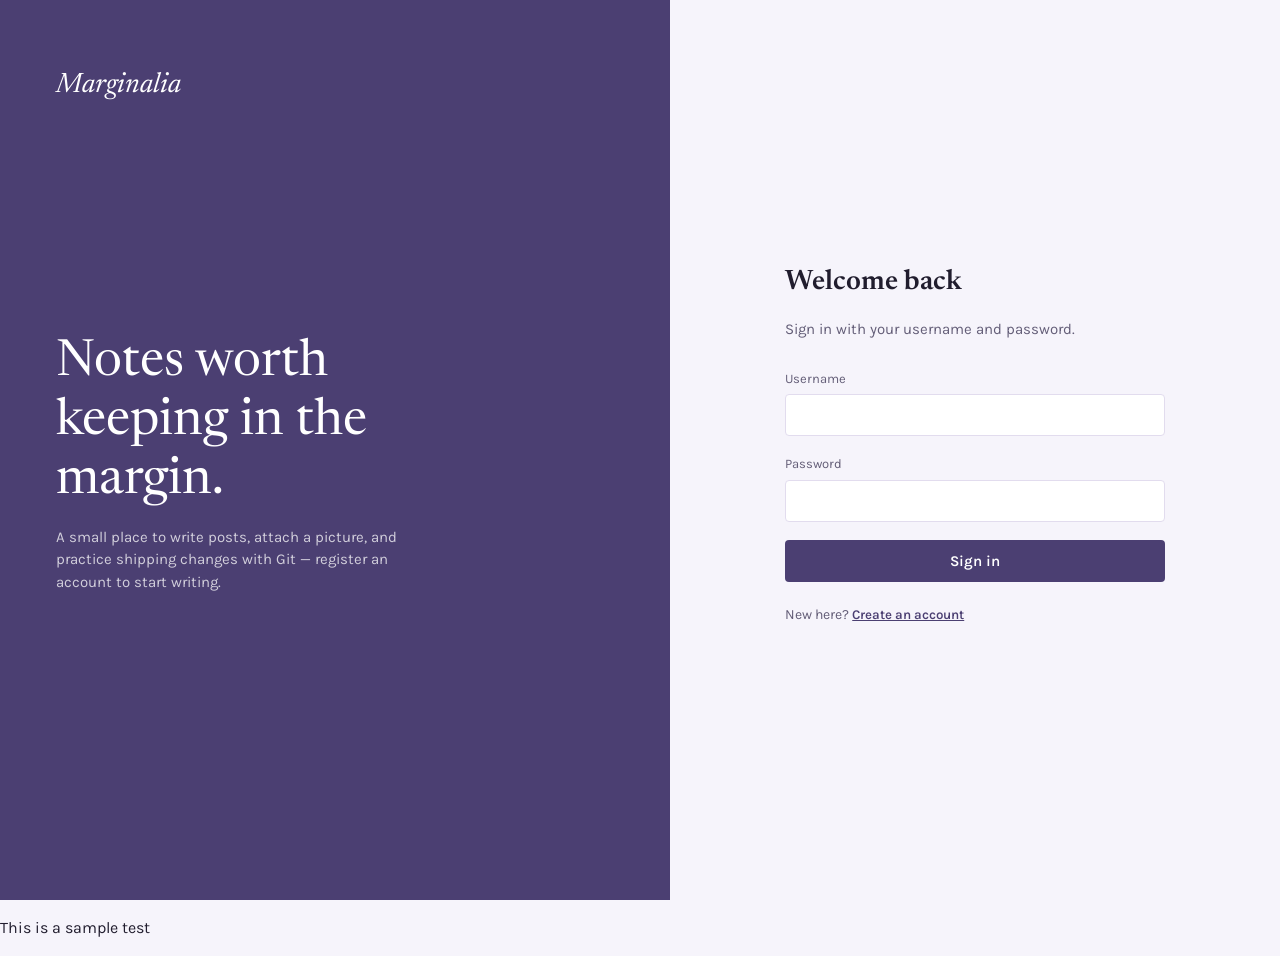
<file: index.html>
<!DOCTYPE html>
<html lang="en">
<head>
<meta charset="UTF-8" />
<meta name="viewport" content="width=device-width, initial-scale=1.0" />
<title>Marginalia — a small blog</title>
<link rel="preconnect" href="https://fonts.googleapis.com" />
<link rel="preconnect" href="https://fonts.gstatic.com" crossorigin />
<link
  href="https://fonts.googleapis.com/css2?family=Newsreader:ital,opsz,wght@0,6..72,400;0,6..72,500;0,6..72,600;1,6..72,400&family=Karla:wght@400;500;600;700&display=swap"
  rel="stylesheet"
/>
<link rel="stylesheet" href="stylesheetBlog.css" />
</head>
<body>
  <div id="root"></div>
  <script src="javaScript.js"></script>
  <p>This is a sample test</p>
</body>
</html>
</file>
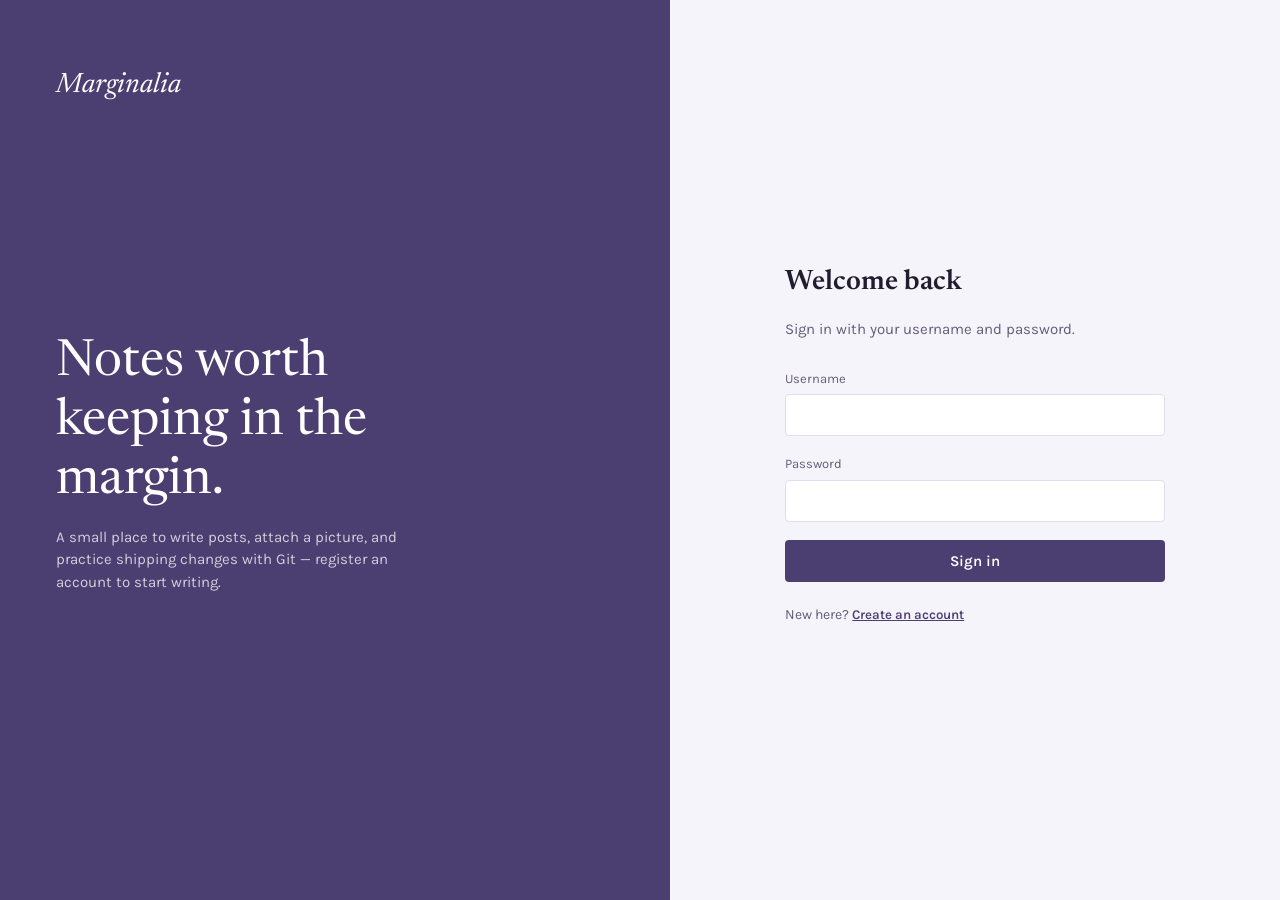
<file: IndexBlog.html>
<!DOCTYPE html>
<html lang="en">
<head>
<meta charset="UTF-8" />
<meta name="viewport" content="width=device-width, initial-scale=1.0" />
<title>Marginalia — a small blog</title>
<link rel="preconnect" href="https://fonts.googleapis.com" />
<link rel="preconnect" href="https://fonts.gstatic.com" crossorigin />
<link
  href="https://fonts.googleapis.com/css2?family=Newsreader:ital,opsz,wght@0,6..72,400;0,6..72,500;0,6..72,600;1,6..72,400&family=Karla:wght@400;500;600;700&display=swap"
  rel="stylesheet"
/>
<link rel="stylesheet" href="stylesheetBlog.css" />
</head>
<body>
  <div id="root"></div>
  <script src="javaScript.js"></script>
</body>
</html>
</file>
<file: stylesheetBlog.css>
/* ============================================================
   Marginalia — a small blog
   Triadic palette: violet (primary) / burnt orange (secondary)
   / pine green (tertiary), ~120° apart on the wheel.
   ============================================================ */

:root {
  --color-bg: #f6f4fb;
  --color-surface: #ffffff;
  --color-ink: #211d2e;
  --color-ink-soft: #635d77;
  --color-ink-faint: #9a93ad;

  --color-primary: #4b3f72;
  --color-primary-dark: #362d54;
  --color-primary-tint: #ece9f6;

  --color-secondary: #c9622d;
  --color-secondary-tint: #f8e6da;

  --color-tertiary: #2e8b6e;
  --color-tertiary-tint: #e1f2ec;

  --color-border: #e2dcee;

  --font-display: "Newsreader", Georgia, serif;
  --font-body: "Karla", -apple-system, BlinkMacSystemFont, sans-serif;

  --radius-sm: 4px;
  --radius-md: 8px;
}

* {
  box-sizing: border-box;
}

@media (prefers-reduced-motion: reduce) {
  * {
    animation-duration: 0.01ms !important;
    transition-duration: 0.01ms !important;
  }
}

html,
body {
  margin: 0;
  padding: 0;
  background: var(--color-bg);
  color: var(--color-ink);
  font-family: var(--font-body);
  font-size: 16px;
  line-height: 1.5;
}

button {
  font-family: inherit;
}

a {
  color: var(--color-primary);
}

h1,
h2,
h3 {
  font-family: var(--font-display);
  font-weight: 600;
  color: var(--color-ink);
  margin: 0;
}

::selection {
  background: var(--color-primary-tint);
}

:focus-visible {
  outline: 2px solid var(--color-primary);
  outline-offset: 2px;
}

.hidden {
  display: none !important;
}

/* ---------- Auth screen ---------- */

.auth-shell {
  min-height: 100vh;
  display: grid;
  grid-template-columns: 1.1fr 1fr;
}

.auth-hero {
  background: var(--color-primary);
  color: #fff;
  padding: 64px 56px;
  display: flex;
  flex-direction: column;
  justify-content: space-between;
}

.auth-hero .wordmark {
  font-family: var(--font-display);
  font-size: 28px;
  font-style: italic;
}

.auth-hero .hero-line {
  font-family: var(--font-display);
  font-size: clamp(32px, 4vw, 52px);
  line-height: 1.15;
  max-width: 14ch;
}

.auth-hero .hero-note {
  max-width: 42ch;
  color: rgba(255, 255, 255, 0.75);
  font-size: 15px;
}

.auth-panel {
  display: flex;
  align-items: center;
  justify-content: center;
  padding: 32px;
}

.auth-card {
  width: 100%;
  max-width: 380px;
}

.auth-card h2 {
  font-size: 28px;
  margin-bottom: 6px;
}

.auth-card .auth-sub {
  color: var(--color-ink-soft);
  margin-bottom: 28px;
  font-size: 15px;
}

.field {
  margin-bottom: 18px;
}

.field label {
  display: block;
  font-size: 13px;
  color: var(--color-ink-soft);
  margin-bottom: 6px;
}

.field input,
.field textarea {
  width: 100%;
  padding: 11px 12px;
  border: 1px solid var(--color-border);
  border-radius: var(--radius-sm);
  background: var(--color-surface);
  font-family: inherit;
  font-size: 15px;
  color: var(--color-ink);
}

.field input:focus,
.field textarea:focus {
  border-color: var(--color-primary);
}

.field textarea {
  resize: vertical;
  min-height: 100px;
}

.btn {
  display: inline-flex;
  align-items: center;
  justify-content: center;
  gap: 8px;
  padding: 11px 20px;
  border-radius: var(--radius-sm);
  border: 1px solid transparent;
  font-size: 15px;
  font-weight: 600;
  cursor: pointer;
  font-family: inherit;
}

.btn-primary {
  background: var(--color-primary);
  color: #fff;
  width: 100%;
}

.btn-primary:hover {
  background: var(--color-primary-dark);
}

.btn-ghost {
  background: transparent;
  border-color: var(--color-border);
  color: var(--color-ink);
}

.btn-ghost:hover {
  border-color: var(--color-primary);
}

.btn-text {
  background: none;
  border: none;
  color: var(--color-primary);
  padding: 0;
  font-weight: 600;
  cursor: pointer;
  text-decoration: underline;
}

.btn-danger {
  background: transparent;
  border-color: var(--color-secondary);
  color: var(--color-secondary);
}

.btn-danger:hover {
  background: var(--color-secondary-tint);
}

.btn-small {
  padding: 6px 12px;
  font-size: 13px;
}

.auth-switch {
  margin-top: 22px;
  font-size: 14px;
  color: var(--color-ink-soft);
}

.form-error {
  background: var(--color-secondary-tint);
  color: #8a4319;
  border: 1px solid var(--color-secondary);
  border-radius: var(--radius-sm);
  padding: 10px 12px;
  font-size: 14px;
  margin-bottom: 18px;
}

.form-success {
  background: var(--color-tertiary-tint);
  color: #1d5f49;
  border: 1px solid var(--color-tertiary);
  border-radius: var(--radius-sm);
  padding: 10px 12px;
  font-size: 14px;
  margin-bottom: 18px;
}

/* ---------- App shell ---------- */

.app-shell {
  min-height: 100vh;
  display: grid;
  grid-template-columns: 240px 1fr;
}

.sidebar {
  background: var(--color-primary);
  color: #fff;
  padding: 32px 24px;
  display: flex;
  flex-direction: column;
  gap: 32px;
  position: sticky;
  top: 0;
  height: 100vh;
}

.sidebar .wordmark {
  font-family: var(--font-display);
  font-size: 22px;
  font-style: italic;
}

.sidebar nav {
  display: flex;
  flex-direction: column;
  gap: 4px;
}

.nav-item {
  display: flex;
  align-items: center;
  gap: 10px;
  padding: 10px 12px;
  border-radius: var(--radius-sm);
  color: rgba(255, 255, 255, 0.8);
  background: none;
  border: none;
  font-size: 15px;
  text-align: left;
  cursor: pointer;
  width: 100%;
}

.nav-item:hover {
  background: rgba(255, 255, 255, 0.08);
  color: #fff;
}

.nav-item.active {
  background: rgba(255, 255, 255, 0.14);
  color: #fff;
  font-weight: 600;
}

.sidebar-footer {
  margin-top: auto;
  display: flex;
  flex-direction: column;
  gap: 10px;
}

.session-tag {
  font-size: 13px;
  color: rgba(255, 255, 255, 0.65);
}

.session-tag strong {
  color: #fff;
}

.sidebar .btn-ghost {
  border-color: rgba(255, 255, 255, 0.35);
  color: #fff;
}

.sidebar .btn-ghost:hover {
  border-color: #fff;
  background: rgba(255, 255, 255, 0.08);
}

.main {
  padding: 48px 56px;
  max-width: 760px;
}

.main-header {
  display: flex;
  align-items: baseline;
  justify-content: space-between;
  margin-bottom: 36px;
}

.main-header h1 {
  font-size: 32px;
}

/* ---------- Feed / timeline ---------- */

.timeline {
  position: relative;
  padding-left: 28px;
  border-left: 2px solid var(--color-border);
}

.empty-state {
  border: 1px dashed var(--color-border);
  border-radius: var(--radius-md);
  padding: 40px 28px;
  color: var(--color-ink-soft);
}

.empty-state h3 {
  margin-bottom: 8px;
  font-size: 20px;
}

.post {
  position: relative;
  padding-bottom: 44px;
}

.post::before {
  content: "";
  position: absolute;
  left: -34px;
  top: 6px;
  width: 10px;
  height: 10px;
  border-radius: 50%;
  background: var(--color-secondary);
  border: 2px solid var(--color-bg);
}

.post-date {
  font-size: 13px;
  color: var(--color-ink-faint);
  margin-bottom: 6px;
}

.post-title {
  font-size: 24px;
  margin-bottom: 6px;
}

.post-byline {
  font-size: 13px;
  color: var(--color-tertiary);
  font-weight: 600;
  margin-bottom: 14px;
}

.post-image {
  width: 100%;
  max-height: 360px;
  object-fit: cover;
  border-radius: var(--radius-md);
  margin-bottom: 14px;
  display: block;
}

.post-body {
  color: var(--color-ink);
  white-space: pre-wrap;
  line-height: 1.65;
}

.post-actions {
  display: flex;
  gap: 10px;
  margin-top: 16px;
}

/* ---------- Editor ---------- */

.editor-card {
  max-width: 620px;
}

.image-drop {
  border: 1px dashed var(--color-border);
  border-radius: var(--radius-md);
  padding: 18px;
  text-align: center;
  color: var(--color-ink-soft);
  font-size: 14px;
}

.image-preview {
  width: 100%;
  max-height: 280px;
  object-fit: cover;
  border-radius: var(--radius-md);
  margin-top: 12px;
  display: block;
}

.editor-actions {
  display: flex;
  gap: 12px;
  margin-top: 24px;
}

/* ---------- Profile ---------- */

.profile-grid {
  display: flex;
  flex-direction: column;
  gap: 36px;
  max-width: 480px;
}

.profile-section {
  border-top: 1px solid var(--color-border);
  padding-top: 24px;
}

.profile-section h3 {
  font-size: 17px;
  margin-bottom: 4px;
}

.profile-section .section-note {
  color: var(--color-ink-soft);
  font-size: 14px;
  margin-bottom: 16px;
}

.avatar-row {
  display: flex;
  align-items: center;
  gap: 16px;
  margin-bottom: 16px;
}

.avatar {
  width: 56px;
  height: 56px;
  border-radius: 50%;
  object-fit: cover;
  background: var(--color-primary-tint);
  border: 1px solid var(--color-border);
}

.danger-zone {
  border-top: 1px solid var(--color-secondary);
}

/* ---------- Responsive ---------- */

@media (max-width: 860px) {
  .auth-shell {
    grid-template-columns: 1fr;
  }
  .auth-hero {
    padding: 40px 28px;
  }
  .app-shell {
    grid-template-columns: 1fr;
  }
  .sidebar {
    position: static;
    height: auto;
    flex-direction: row;
    align-items: center;
    flex-wrap: wrap;
    padding: 16px 20px;
  }
  .sidebar nav {
    flex-direction: row;
    flex-wrap: wrap;
  }
  .sidebar-footer {
    margin-top: 0;
    margin-left: auto;
    flex-direction: row;
    align-items: center;
  }
  .main {
    padding: 32px 20px;
  }
}
</file>
